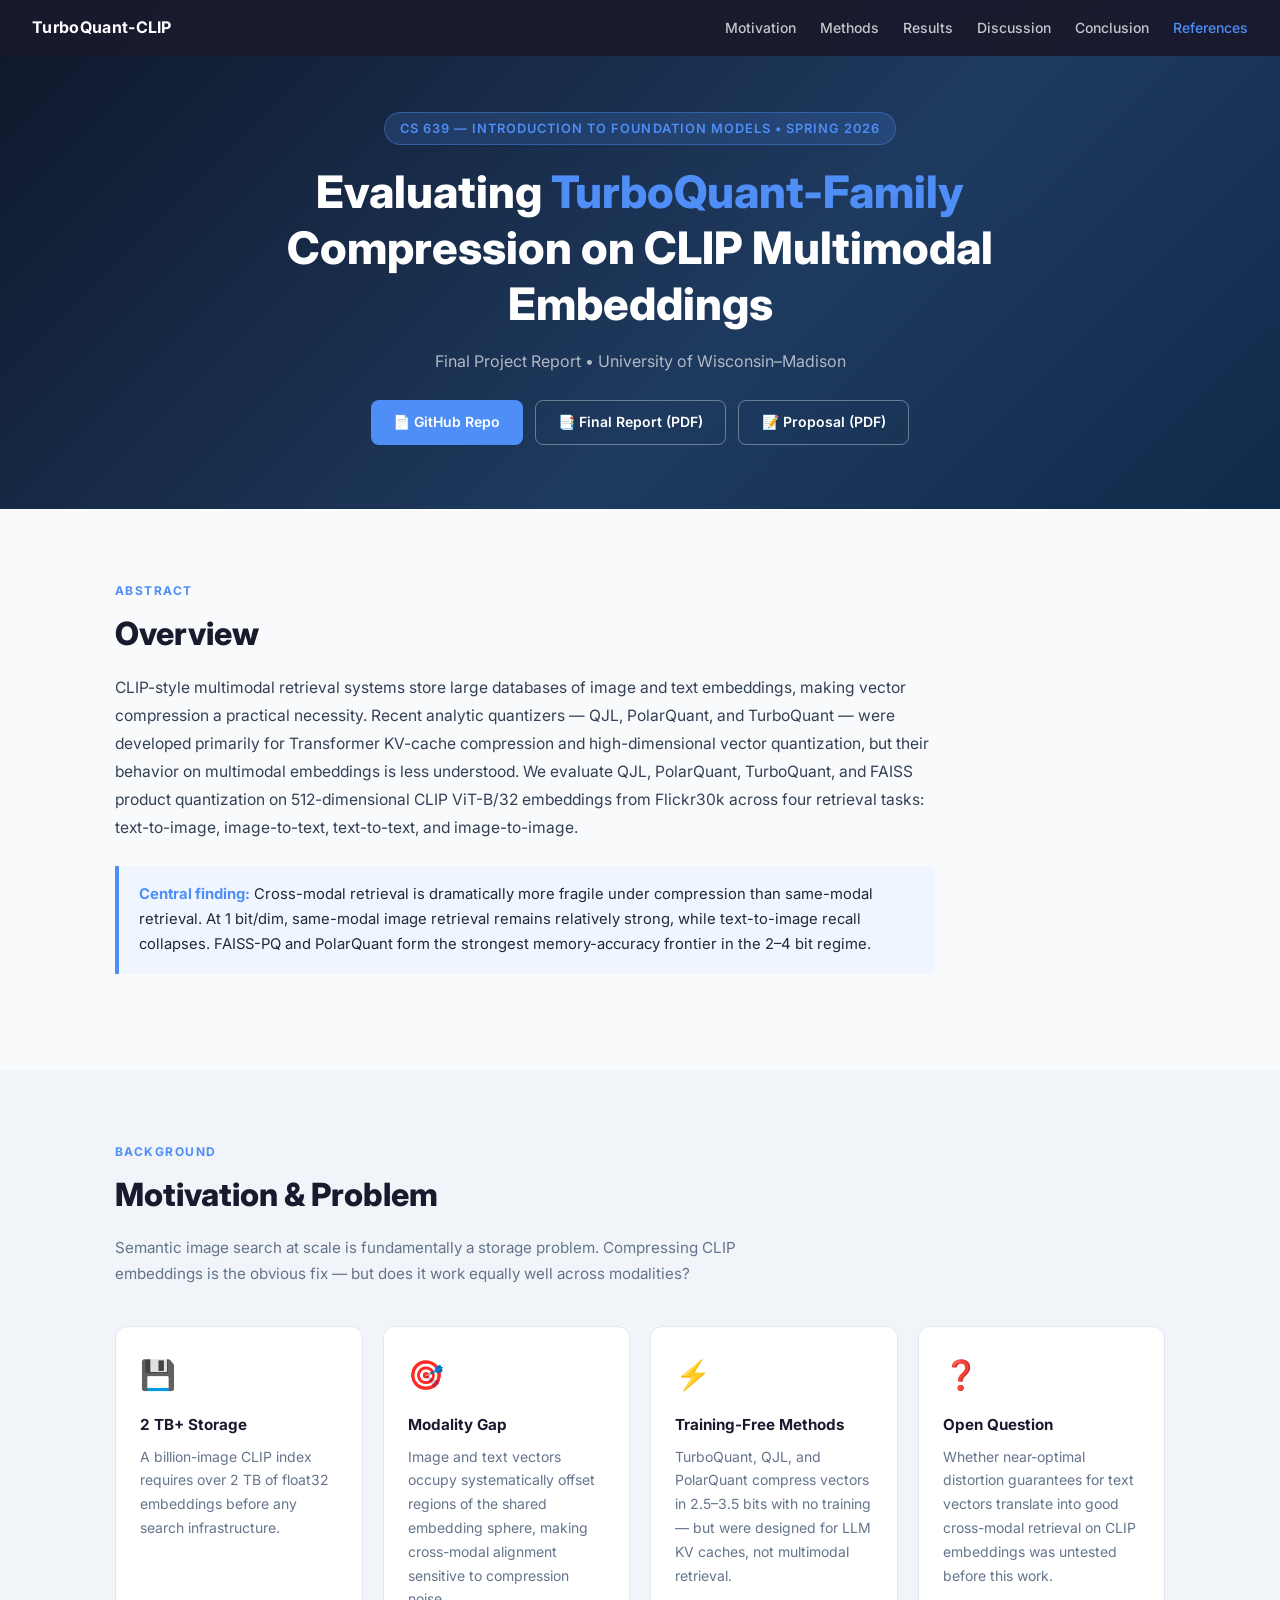
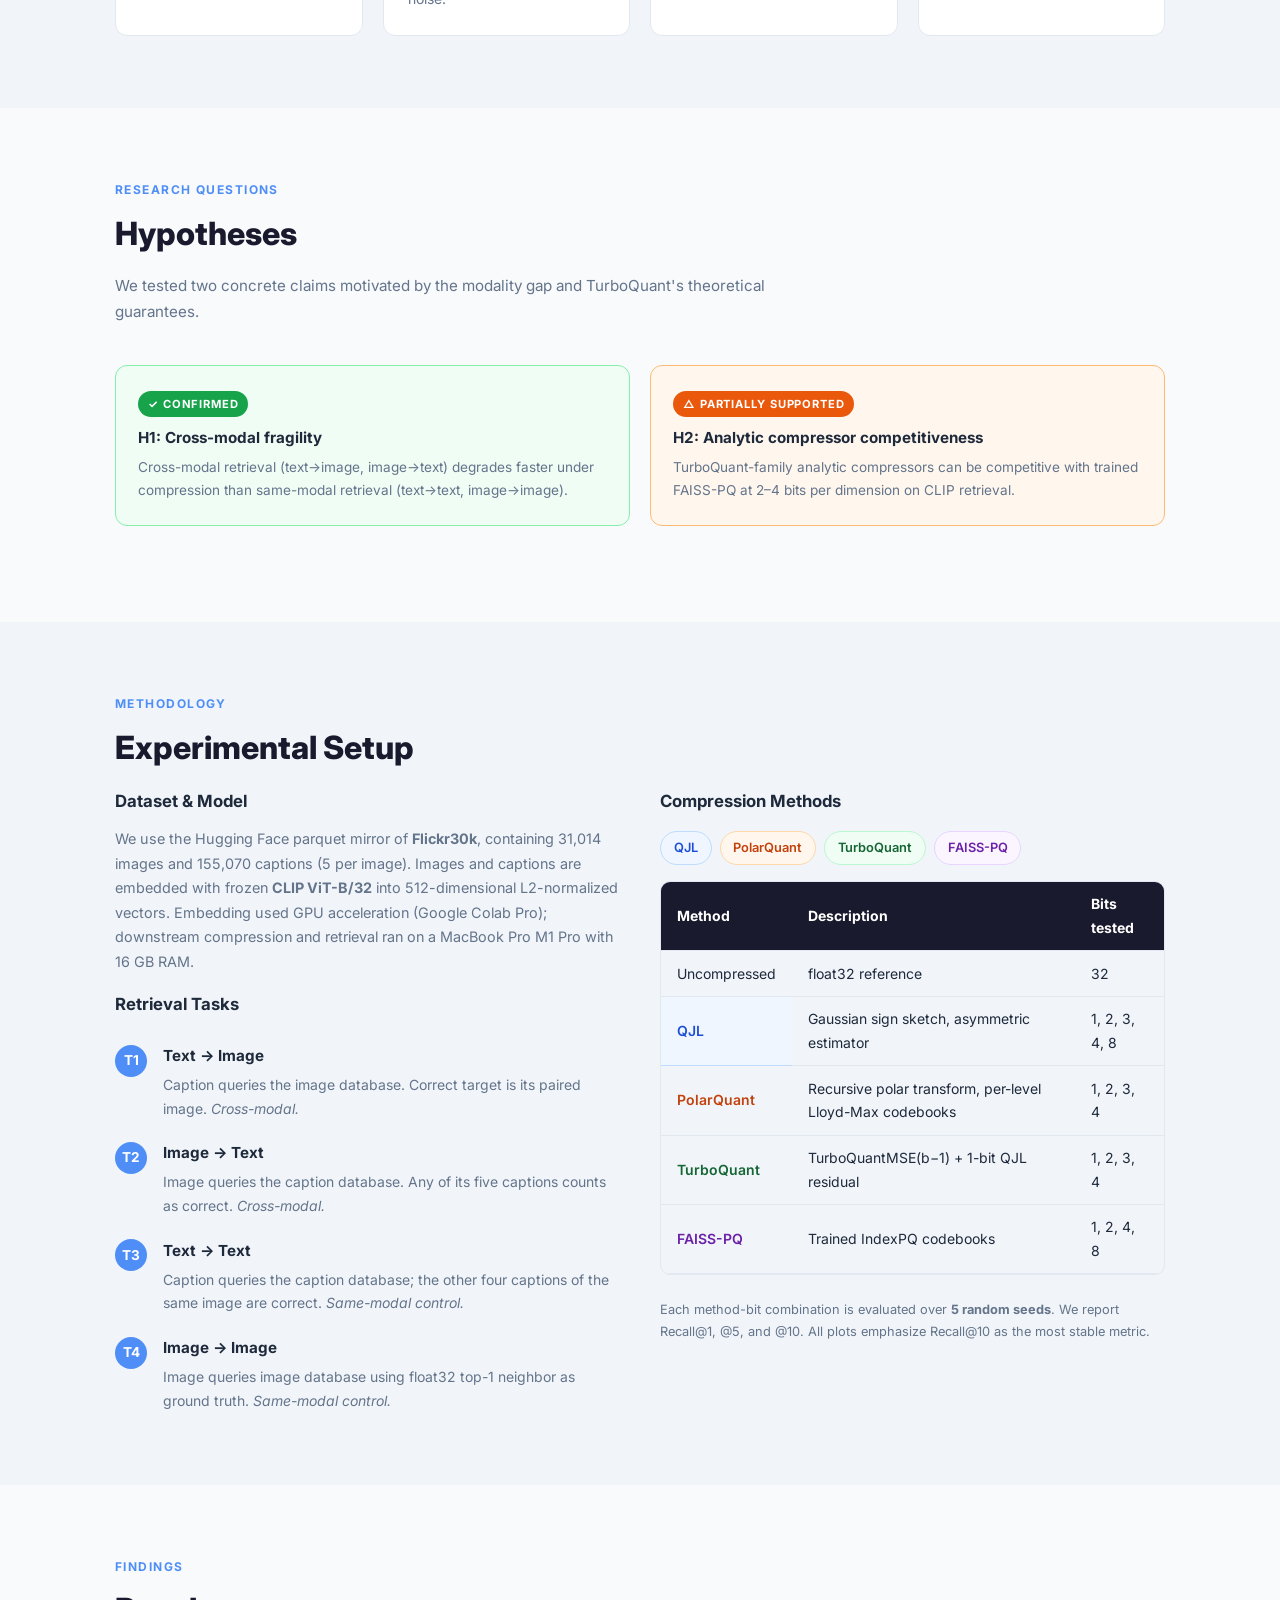
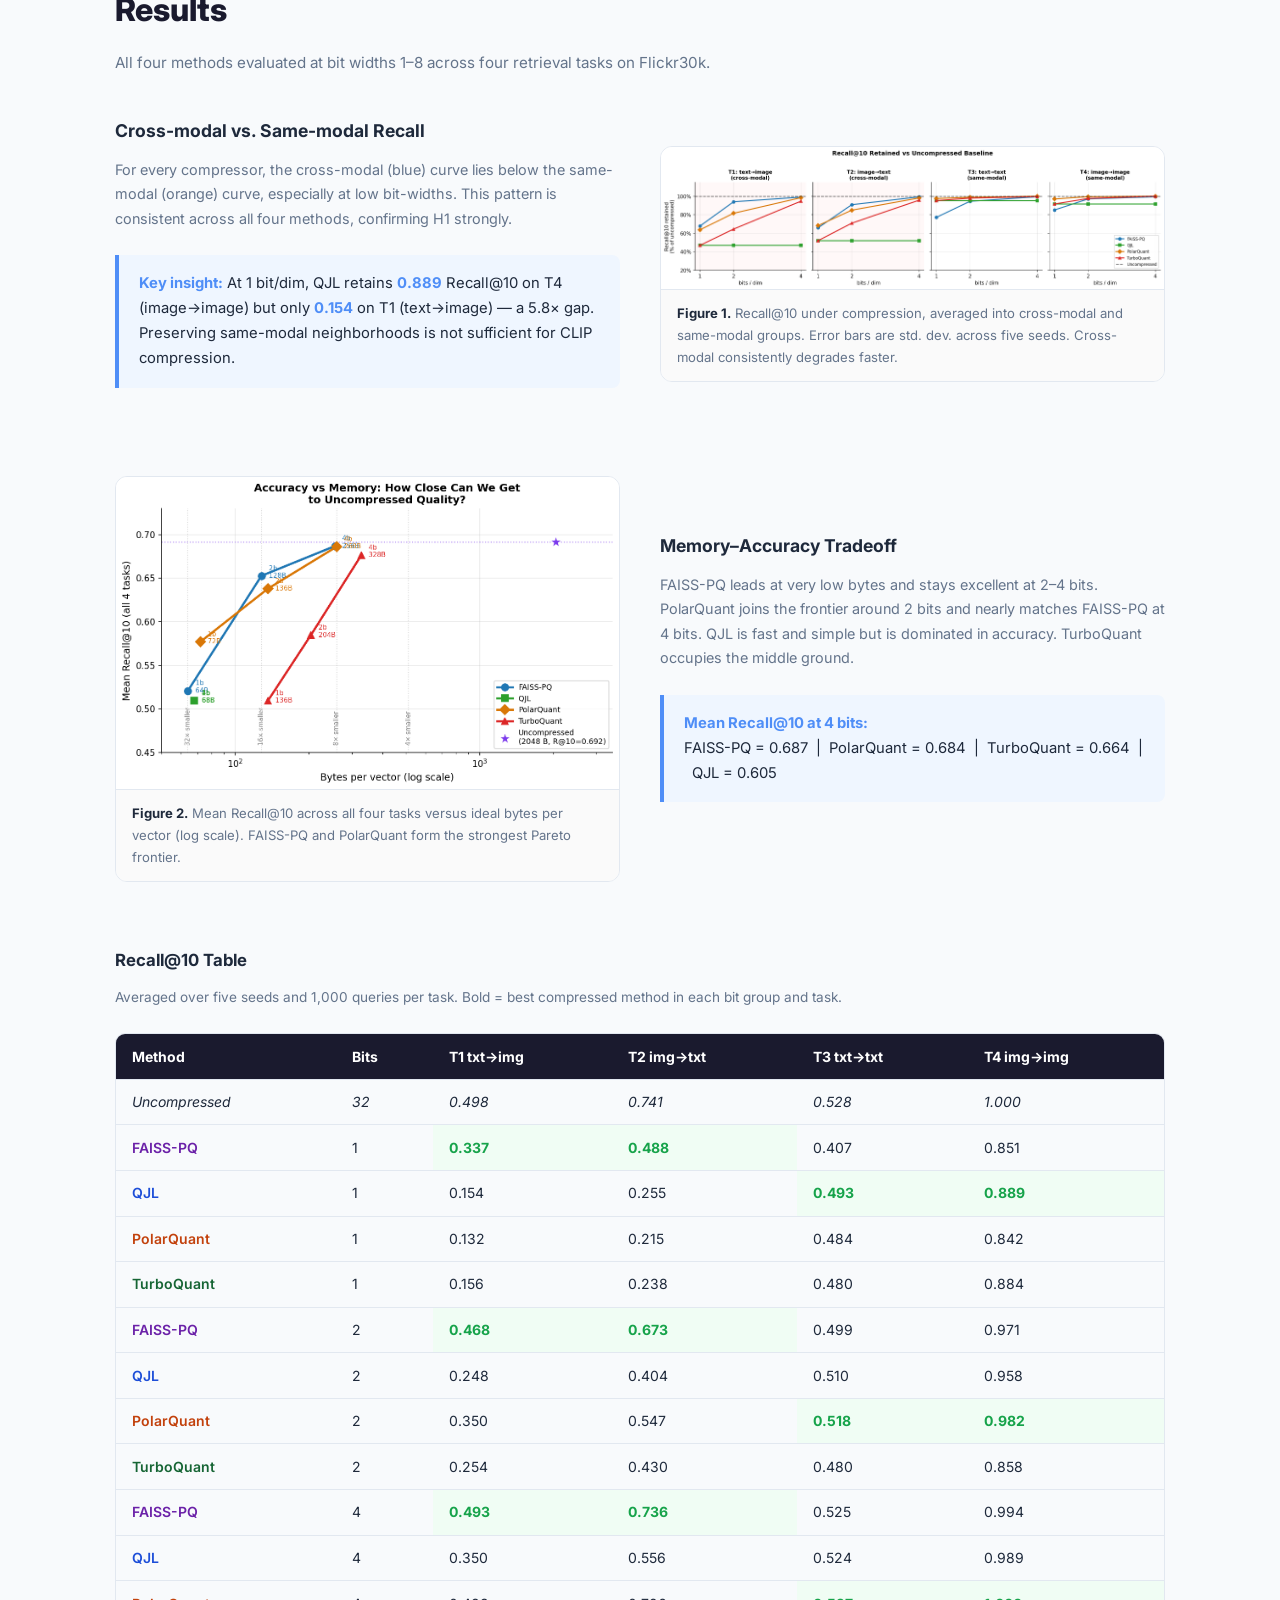
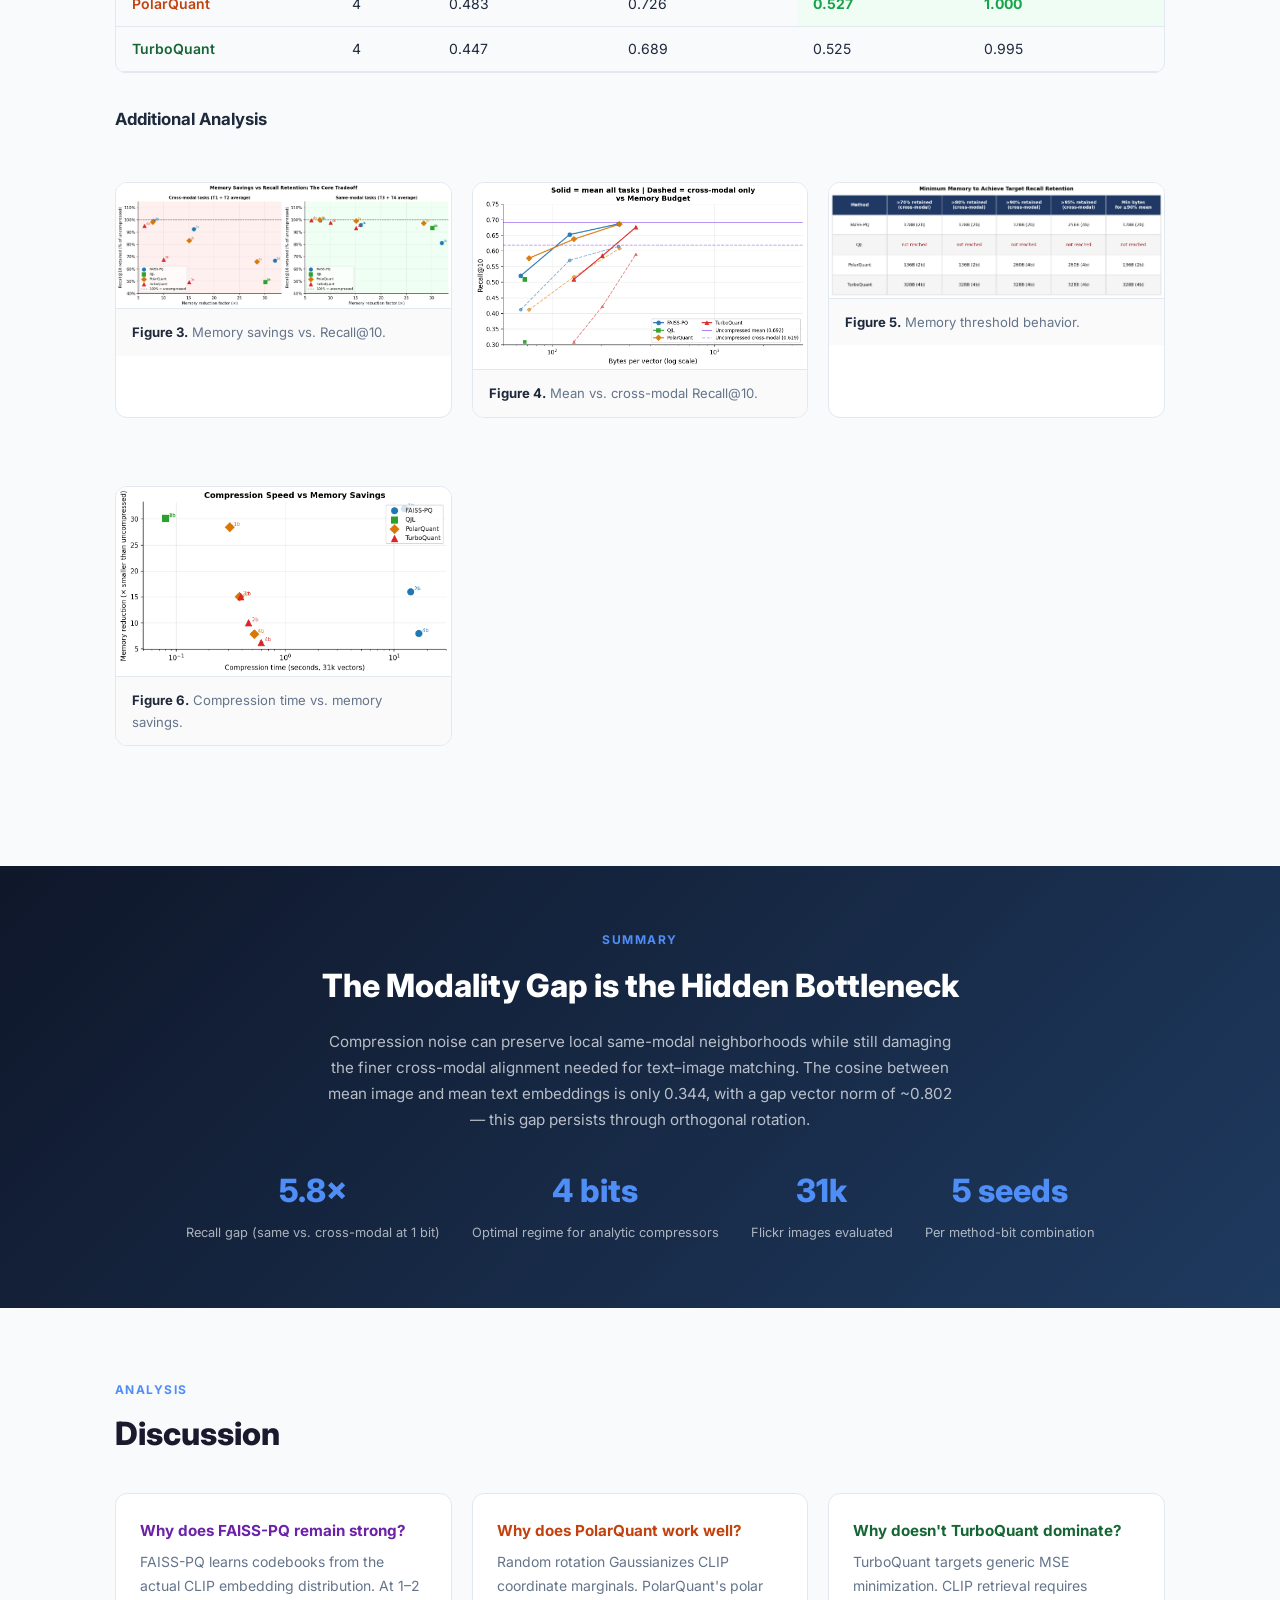
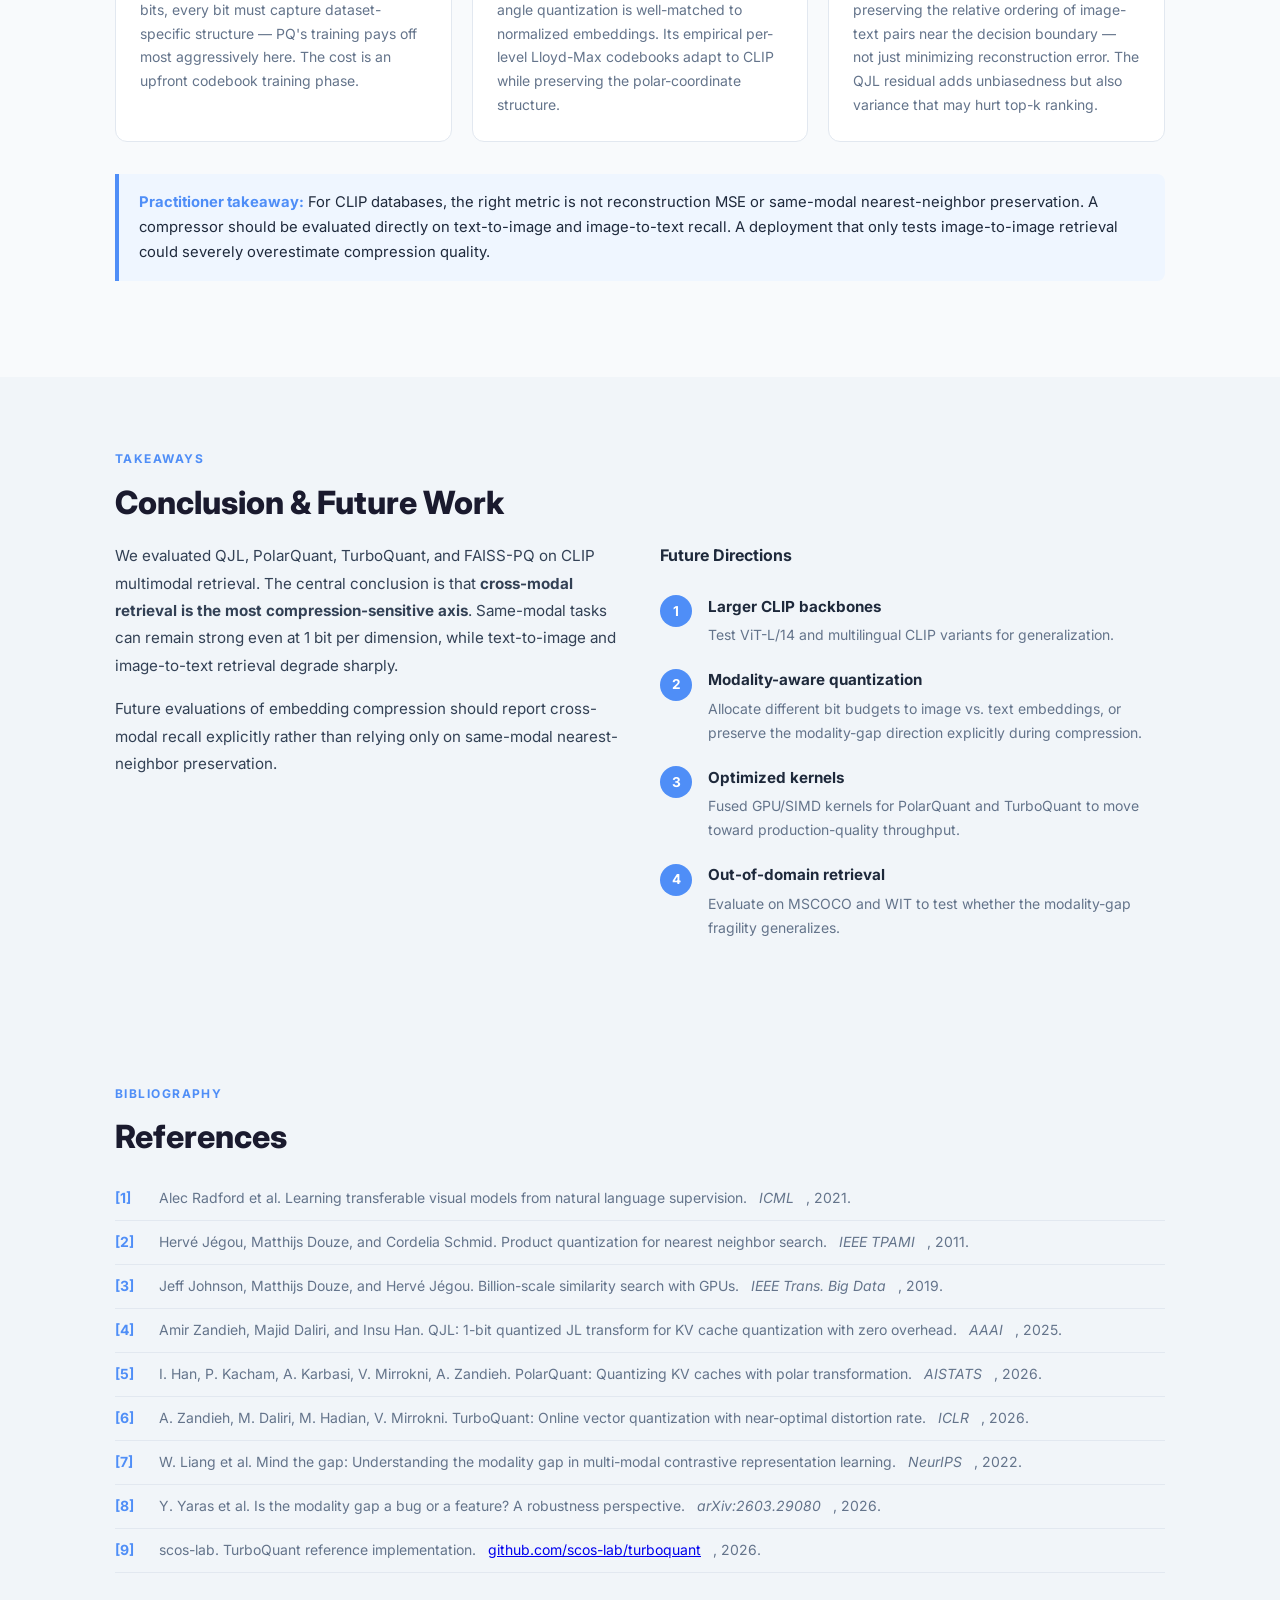
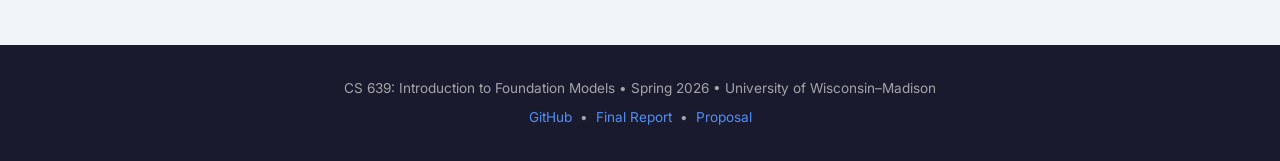
<file: deployment/index.html>
<!DOCTYPE html>
<html lang="en">
<head>
  <meta charset="UTF-8" />
  <meta name="viewport" content="width=device-width, initial-scale=1.0" />
  <title>TurboQuant-CLIP | CS 639 Spring 2026</title>
  <link rel="stylesheet" href="css/style.css" />
  <link rel="preconnect" href="https://fonts.googleapis.com" />
  <link href="https://fonts.googleapis.com/css2?family=Inter:wght@400;500;600;700;800&display=swap" rel="stylesheet" />
</head>
<body>

<!-- Navbar -->
<nav>
  <span class="brand">TurboQuant-CLIP</span>
  <ul>
    <li><a href="#motivation">Motivation</a></li>
    <li><a href="#methods">Methods</a></li>
    <li><a href="#results">Results</a></li>
    <li><a href="#discussion">Discussion</a></li>
    <li><a href="#conclusion">Conclusion</a></li>
    <li><a href="#references">References</a></li>
  </ul>
</nav>

<!-- Hero -->
<header class="hero">
  <div class="course-tag">CS 639 &mdash; Introduction to Foundation Models &bull; Spring 2026</div>
  <h1>Evaluating <span>TurboQuant-Family</span> Compression on CLIP Multimodal Embeddings</h1>
  <p class="subtitle">Final Project Report &bull; University of Wisconsin&ndash;Madison</p>
  <div class="hero-buttons">
    <a href="https://github.com/bejuzb0/tq-report" class="btn btn-primary" target="_blank">
      &#128196; GitHub Repo
    </a>
    <a href="final_report.pdf" class="btn btn-outline" target="_blank">
      &#128209; Final Report (PDF)
    </a>
    <a href="proposal.pdf" class="btn btn-outline" target="_blank">
      &#128221; Proposal (PDF)
    </a>
  </div>
</header>

<!-- Abstract -->
<section id="abstract">
  <div class="container">
    <div class="section-label">Abstract</div>
    <h2 class="section-title">Overview</h2>
    <p style="max-width:820px; font-size:0.975rem; line-height:1.8; color:#334155;">
      CLIP-style multimodal retrieval systems store large databases of image and text embeddings,
      making vector compression a practical necessity. Recent analytic quantizers — QJL, PolarQuant,
      and TurboQuant — were developed primarily for Transformer KV-cache compression and
      high-dimensional vector quantization, but their behavior on multimodal embeddings is less
      understood. We evaluate QJL, PolarQuant, TurboQuant, and FAISS product quantization on
      512-dimensional CLIP ViT-B/32 embeddings from Flickr30k across four retrieval tasks:
      text-to-image, image-to-text, text-to-text, and image-to-image.
    </p>
    <div class="finding-box" style="max-width:820px; margin-top:1.5rem;">
      <strong>Central finding:</strong> Cross-modal retrieval is dramatically more fragile under
      compression than same-modal retrieval. At 1 bit/dim, same-modal image retrieval remains
      relatively strong, while text-to-image recall collapses. FAISS-PQ and PolarQuant form the
      strongest memory-accuracy frontier in the 2&ndash;4 bit regime.
    </div>
  </div>
</section>

<!-- Motivation -->
<section id="motivation">
  <div class="container">
    <div class="section-label">Background</div>
    <h2 class="section-title">Motivation &amp; Problem</h2>
    <p class="section-desc">
      Semantic image search at scale is fundamentally a storage problem. Compressing CLIP embeddings
      is the obvious fix &mdash; but does it work equally well across modalities?
    </p>
    <div class="card-grid">
      <div class="card">
        <div class="icon">&#128190;</div>
        <h3>2 TB+ Storage</h3>
        <p>A billion-image CLIP index requires over 2 TB of float32 embeddings before any search infrastructure.</p>
      </div>
      <div class="card">
        <div class="icon">&#127919;</div>
        <h3>Modality Gap</h3>
        <p>Image and text vectors occupy systematically offset regions of the shared embedding sphere, making cross-modal alignment sensitive to compression noise.</p>
      </div>
      <div class="card">
        <div class="icon">&#9889;</div>
        <h3>Training-Free Methods</h3>
        <p>TurboQuant, QJL, and PolarQuant compress vectors in 2.5&ndash;3.5 bits with no training — but were designed for LLM KV caches, not multimodal retrieval.</p>
      </div>
      <div class="card">
        <div class="icon">&#10067;</div>
        <h3>Open Question</h3>
        <p>Whether near-optimal distortion guarantees for text vectors translate into good cross-modal retrieval on CLIP embeddings was untested before this work.</p>
      </div>
    </div>
  </div>
</section>

<!-- Hypotheses -->
<section id="hypotheses">
  <div class="container">
    <div class="section-label">Research Questions</div>
    <h2 class="section-title">Hypotheses</h2>
    <p class="section-desc">We tested two concrete claims motivated by the modality gap and TurboQuant's theoretical guarantees.</p>
    <div class="hyp-grid">
      <div class="hyp-card confirmed">
        <span class="badge">&#10003; Confirmed</span>
        <h4>H1: Cross-modal fragility</h4>
        <p>Cross-modal retrieval (text&rarr;image, image&rarr;text) degrades faster under compression than same-modal retrieval (text&rarr;text, image&rarr;image).</p>
      </div>
      <div class="hyp-card partial">
        <span class="badge">&#9651; Partially Supported</span>
        <h4>H2: Analytic compressor competitiveness</h4>
        <p>TurboQuant-family analytic compressors can be competitive with trained FAISS-PQ at 2&ndash;4 bits per dimension on CLIP retrieval.</p>
      </div>
    </div>
  </div>
</section>

<!-- Methods -->
<section id="methods">
  <div class="container">
    <div class="section-label">Methodology</div>
    <h2 class="section-title">Experimental Setup</h2>

    <div class="two-col">
      <div>
        <h3 style="margin-bottom:0.75rem; font-size:1.05rem;">Dataset &amp; Model</h3>
        <p style="font-size:0.9rem; color:var(--muted); margin-bottom:1rem;">
          We use the Hugging Face parquet mirror of <strong>Flickr30k</strong>, containing 31,014 images
          and 155,070 captions (5 per image). Images and captions are embedded with frozen
          <strong>CLIP ViT-B/32</strong> into 512-dimensional L2-normalized vectors.
          Embedding used GPU acceleration (Google Colab Pro); downstream compression and retrieval ran on a MacBook Pro M1 Pro with 16 GB RAM.
        </p>

        <h3 style="margin-bottom:0.75rem; font-size:1.05rem;">Retrieval Tasks</h3>
        <div class="steps">
          <div class="step">
            <div class="step-num">T1</div>
            <div class="step-body">
              <h4>Text &rarr; Image</h4>
              <p>Caption queries the image database. Correct target is its paired image. <em>Cross-modal.</em></p>
            </div>
          </div>
          <div class="step">
            <div class="step-num">T2</div>
            <div class="step-body">
              <h4>Image &rarr; Text</h4>
              <p>Image queries the caption database. Any of its five captions counts as correct. <em>Cross-modal.</em></p>
            </div>
          </div>
          <div class="step">
            <div class="step-num">T3</div>
            <div class="step-body">
              <h4>Text &rarr; Text</h4>
              <p>Caption queries the caption database; the other four captions of the same image are correct. <em>Same-modal control.</em></p>
            </div>
          </div>
          <div class="step">
            <div class="step-num">T4</div>
            <div class="step-body">
              <h4>Image &rarr; Image</h4>
              <p>Image queries image database using float32 top-1 neighbor as ground truth. <em>Same-modal control.</em></p>
            </div>
          </div>
        </div>
      </div>

      <div>
        <h3 style="margin-bottom:0.75rem; font-size:1.05rem;">Compression Methods</h3>
        <div class="method-pills">
          <span class="pill pill-blue">QJL</span>
          <span class="pill pill-orange">PolarQuant</span>
          <span class="pill pill-green">TurboQuant</span>
          <span class="pill pill-purple">FAISS-PQ</span>
        </div>
        <div class="table-wrap" style="margin-top:1rem;">
          <table>
            <thead>
              <tr><th>Method</th><th>Description</th><th>Bits tested</th></tr>
            </thead>
            <tbody>
              <tr><td>Uncompressed</td><td>float32 reference</td><td>32</td></tr>
              <tr><td class="pill-blue" style="font-weight:600;">QJL</td><td>Gaussian sign sketch, asymmetric estimator</td><td>1, 2, 3, 4, 8</td></tr>
              <tr><td style="font-weight:600; color:#c2410c;">PolarQuant</td><td>Recursive polar transform, per-level Lloyd-Max codebooks</td><td>1, 2, 3, 4</td></tr>
              <tr><td style="font-weight:600; color:#166534;">TurboQuant</td><td>TurboQuantMSE(b&minus;1) + 1-bit QJL residual</td><td>1, 2, 3, 4</td></tr>
              <tr><td style="font-weight:600; color:#6b21a8;">FAISS-PQ</td><td>Trained IndexPQ codebooks</td><td>1, 2, 4, 8</td></tr>
            </tbody>
          </table>
        </div>
        <p style="font-size:0.8rem; color:var(--muted); margin-top:0.5rem;">
          Each method-bit combination is evaluated over <strong>5 random seeds</strong>. We report
          Recall@1, @5, and @10. All plots emphasize Recall@10 as the most stable metric.
        </p>
      </div>
    </div>
  </div>
</section>

<!-- Results -->
<section id="results">
  <div class="container">
    <div class="section-label">Findings</div>
    <h2 class="section-title">Results</h2>
    <p class="section-desc">All four methods evaluated at bit widths 1&ndash;8 across four retrieval tasks on Flickr30k.</p>

    <!-- Fig 1 -->
    <div class="two-col" style="align-items:center; margin-bottom:2.5rem;">
      <div>
        <h3 style="font-size:1.1rem; margin-bottom:0.75rem;">Cross-modal vs. Same-modal Recall</h3>
        <p style="font-size:0.9rem; color:var(--muted); margin-bottom:1rem;">
          For every compressor, the cross-modal (blue) curve lies below the same-modal (orange) curve,
          especially at low bit-widths. This pattern is consistent across all four methods,
          confirming H1 strongly.
        </p>
        <div class="finding-box">
          <strong>Key insight:</strong> At 1 bit/dim, QJL retains <strong>0.889</strong> Recall@10
          on T4 (image&rarr;image) but only <strong>0.154</strong> on T1 (text&rarr;image) &mdash;
          a 5.8&times; gap. Preserving same-modal neighborhoods is not sufficient for CLIP compression.
        </div>
      </div>
      <div class="fig-wrap">
        <img src="figs/fig1_retention_all_tasks.png" alt="Cross-modal vs same-modal recall under compression for all methods" />
        <div class="fig-caption">
          <strong>Figure 1.</strong> Recall@10 under compression, averaged into cross-modal and
          same-modal groups. Error bars are std. dev. across five seeds. Cross-modal consistently
          degrades faster.
        </div>
      </div>
    </div>

    <!-- Fig 2 -->
    <div class="two-col" style="align-items:center; margin-bottom:2.5rem;">
      <div class="fig-wrap">
        <img src="figs/fig2_accuracy_vs_memory.png" alt="Accuracy vs memory tradeoff plot" />
        <div class="fig-caption">
          <strong>Figure 2.</strong> Mean Recall@10 across all four tasks versus ideal bytes per vector
          (log scale). FAISS-PQ and PolarQuant form the strongest Pareto frontier.
        </div>
      </div>
      <div>
        <h3 style="font-size:1.1rem; margin-bottom:0.75rem;">Memory&ndash;Accuracy Tradeoff</h3>
        <p style="font-size:0.9rem; color:var(--muted); margin-bottom:1rem;">
          FAISS-PQ leads at very low bytes and stays excellent at 2&ndash;4 bits. PolarQuant joins
          the frontier around 2 bits and nearly matches FAISS-PQ at 4 bits. QJL is fast and simple
          but is dominated in accuracy. TurboQuant occupies the middle ground.
        </p>
        <div class="finding-box">
          <strong>Mean Recall@10 at 4 bits:</strong><br/>
          FAISS-PQ = 0.687 &nbsp;|&nbsp; PolarQuant = 0.684 &nbsp;|&nbsp;
          TurboQuant = 0.664 &nbsp;|&nbsp; QJL = 0.605
        </div>
      </div>
    </div>

    <!-- Full results table -->
    <h3 style="font-size:1.05rem; margin-bottom:0.75rem;">Recall@10 Table</h3>
    <p style="font-size:0.85rem; color:var(--muted); margin-bottom:0.75rem;">Averaged over five seeds and 1,000 queries per task. Bold = best compressed method in each bit group and task.</p>
    <div class="table-wrap">
      <table>
        <thead>
          <tr>
            <th>Method</th><th>Bits</th>
            <th>T1 txt&rarr;img</th><th>T2 img&rarr;txt</th>
            <th>T3 txt&rarr;txt</th><th>T4 img&rarr;img</th>
          </tr>
        </thead>
        <tbody>
          <tr style="background:#f8fafc; font-style:italic;">
            <td>Uncompressed</td><td>32</td>
            <td>0.498</td><td>0.741</td><td>0.528</td><td>1.000</td>
          </tr>
          <tr><td style="color:#6b21a8; font-weight:600;">FAISS-PQ</td><td>1</td><td class="best">0.337</td><td class="best">0.488</td><td>0.407</td><td>0.851</td></tr>
          <tr><td style="color:#1d4ed8; font-weight:600;">QJL</td><td>1</td><td>0.154</td><td>0.255</td><td class="best">0.493</td><td class="best">0.889</td></tr>
          <tr><td style="color:#c2410c; font-weight:600;">PolarQuant</td><td>1</td><td>0.132</td><td>0.215</td><td>0.484</td><td>0.842</td></tr>
          <tr><td style="color:#166534; font-weight:600;">TurboQuant</td><td>1</td><td>0.156</td><td>0.238</td><td>0.480</td><td>0.884</td></tr>

          <tr><td style="color:#6b21a8; font-weight:600;">FAISS-PQ</td><td>2</td><td class="best">0.468</td><td class="best">0.673</td><td>0.499</td><td>0.971</td></tr>
          <tr><td style="color:#1d4ed8; font-weight:600;">QJL</td><td>2</td><td>0.248</td><td>0.404</td><td>0.510</td><td>0.958</td></tr>
          <tr><td style="color:#c2410c; font-weight:600;">PolarQuant</td><td>2</td><td>0.350</td><td>0.547</td><td class="best">0.518</td><td class="best">0.982</td></tr>
          <tr><td style="color:#166534; font-weight:600;">TurboQuant</td><td>2</td><td>0.254</td><td>0.430</td><td>0.480</td><td>0.858</td></tr>

          <tr><td style="color:#6b21a8; font-weight:600;">FAISS-PQ</td><td>4</td><td class="best">0.493</td><td class="best">0.736</td><td>0.525</td><td>0.994</td></tr>
          <tr><td style="color:#1d4ed8; font-weight:600;">QJL</td><td>4</td><td>0.350</td><td>0.556</td><td>0.524</td><td>0.989</td></tr>
          <tr><td style="color:#c2410c; font-weight:600;">PolarQuant</td><td>4</td><td>0.483</td><td>0.726</td><td class="best">0.527</td><td class="best">1.000</td></tr>
          <tr><td style="color:#166534; font-weight:600;">TurboQuant</td><td>4</td><td>0.447</td><td>0.689</td><td>0.525</td><td>0.995</td></tr>
        </tbody>
      </table>
    </div>

    <!-- Figs 3-6 grid -->
    <h3 style="font-size:1.05rem; margin: 2rem 0 0.75rem;">Additional Analysis</h3>
    <div class="fig-grid">
      <div class="fig-wrap">
        <img src="figs/fig3_savings_vs_recall.png" alt="Memory savings vs recall" />
        <div class="fig-caption"><strong>Figure 3.</strong> Memory savings vs. Recall@10.</div>
      </div>
      <div class="fig-wrap">
        <img src="figs/fig4_mean_vs_crossmodal.png" alt="Mean vs cross-modal recall" />
        <div class="fig-caption"><strong>Figure 4.</strong> Mean vs. cross-modal Recall@10.</div>
      </div>
      <div class="fig-wrap">
        <img src="figs/fig5_memory_threshold.png" alt="Memory threshold analysis" />
        <div class="fig-caption"><strong>Figure 5.</strong> Memory threshold behavior.</div>
      </div>
      <div class="fig-wrap">
        <img src="figs/fig6_comptime_vs_savings.png" alt="Compression time vs memory savings" />
        <div class="fig-caption"><strong>Figure 6.</strong> Compression time vs. memory savings.</div>
      </div>
    </div>
  </div>
</section>

<!-- Key Callout -->
<div style="background: linear-gradient(135deg,#0f172a,#1e3a5f); padding: 4rem 1.5rem;">
  <div class="container">
    <div style="text-align:center; color:#fff;">
      <div style="font-size:0.75rem; font-weight:700; letter-spacing:0.12em; text-transform:uppercase; color:var(--accent); margin-bottom:0.5rem;">Summary</div>
      <h2 style="font-size:clamp(1.4rem,3vw,2rem); font-weight:800; margin-bottom:1rem;">The Modality Gap is the Hidden Bottleneck</h2>
      <p style="color:rgba(255,255,255,0.7); max-width:640px; margin:0 auto 2rem; font-size:0.95rem;">
        Compression noise can preserve local same-modal neighborhoods while still damaging the
        finer cross-modal alignment needed for text&ndash;image matching. The cosine between
        mean image and mean text embeddings is only 0.344, with a gap vector norm of ~0.802 &mdash;
        this gap persists through orthogonal rotation.
      </p>
      <div class="stat-row">
        <div class="stat">
          <div class="num">5.8&times;</div>
          <div class="label">Recall gap (same vs. cross-modal at 1 bit)</div>
        </div>
        <div class="stat">
          <div class="num">4 bits</div>
          <div class="label">Optimal regime for analytic compressors</div>
        </div>
        <div class="stat">
          <div class="num">31k</div>
          <div class="label">Flickr images evaluated</div>
        </div>
        <div class="stat">
          <div class="num">5 seeds</div>
          <div class="label">Per method-bit combination</div>
        </div>
      </div>
    </div>
  </div>
</div>

<!-- Discussion -->
<section id="discussion">
  <div class="container">
    <div class="section-label">Analysis</div>
    <h2 class="section-title">Discussion</h2>

    <div class="card-grid" style="grid-template-columns: repeat(auto-fit, minmax(280px, 1fr));">
      <div class="card">
        <h3 style="color:#6b21a8;">Why does FAISS-PQ remain strong?</h3>
        <p>FAISS-PQ learns codebooks from the actual CLIP embedding distribution. At 1&ndash;2 bits,
        every bit must capture dataset-specific structure &mdash; PQ's training pays off most
        aggressively here. The cost is an upfront codebook training phase.</p>
      </div>
      <div class="card">
        <h3 style="color:#c2410c;">Why does PolarQuant work well?</h3>
        <p>Random rotation Gaussianizes CLIP coordinate marginals. PolarQuant's polar angle
        quantization is well-matched to normalized embeddings. Its empirical per-level Lloyd-Max
        codebooks adapt to CLIP while preserving the polar-coordinate structure.</p>
      </div>
      <div class="card">
        <h3 style="color:#166534;">Why doesn't TurboQuant dominate?</h3>
        <p>TurboQuant targets generic MSE minimization. CLIP retrieval requires preserving the
        relative ordering of image-text pairs near the decision boundary &mdash; not just minimizing
        reconstruction error. The QJL residual adds unbiasedness but also variance that may hurt top-k ranking.</p>
      </div>
    </div>

    <div class="finding-box" style="margin-top:2rem;">
      <strong>Practitioner takeaway:</strong> For CLIP databases, the right metric is not reconstruction
      MSE or same-modal nearest-neighbor preservation. A compressor should be evaluated directly on
      text-to-image and image-to-text recall. A deployment that only tests image-to-image retrieval
      could severely overestimate compression quality.
    </div>
  </div>
</section>

<!-- Conclusion -->
<section id="conclusion">
  <div class="container">
    <div class="section-label">Takeaways</div>
    <h2 class="section-title">Conclusion &amp; Future Work</h2>
    <div class="two-col">
      <div>
        <p style="font-size:0.95rem; color:#334155; line-height:1.8; margin-bottom:1rem;">
          We evaluated QJL, PolarQuant, TurboQuant, and FAISS-PQ on CLIP multimodal retrieval.
          The central conclusion is that <strong>cross-modal retrieval is the most
          compression-sensitive axis</strong>. Same-modal tasks can remain strong even at 1 bit per
          dimension, while text-to-image and image-to-text retrieval degrade sharply.
        </p>
        <p style="font-size:0.95rem; color:#334155; line-height:1.8;">
          Future evaluations of embedding compression should report cross-modal recall explicitly
          rather than relying only on same-modal nearest-neighbor preservation.
        </p>
      </div>
      <div>
        <h3 style="font-size:1rem; margin-bottom:0.75rem;">Future Directions</h3>
        <div class="steps">
          <div class="step">
            <div class="step-num">1</div>
            <div class="step-body">
              <h4>Larger CLIP backbones</h4>
              <p>Test ViT-L/14 and multilingual CLIP variants for generalization.</p>
            </div>
          </div>
          <div class="step">
            <div class="step-num">2</div>
            <div class="step-body">
              <h4>Modality-aware quantization</h4>
              <p>Allocate different bit budgets to image vs. text embeddings, or preserve the modality-gap direction explicitly during compression.</p>
            </div>
          </div>
          <div class="step">
            <div class="step-num">3</div>
            <div class="step-body">
              <h4>Optimized kernels</h4>
              <p>Fused GPU/SIMD kernels for PolarQuant and TurboQuant to move toward production-quality throughput.</p>
            </div>
          </div>
          <div class="step">
            <div class="step-num">4</div>
            <div class="step-body">
              <h4>Out-of-domain retrieval</h4>
              <p>Evaluate on MSCOCO and WIT to test whether the modality-gap fragility generalizes.</p>
            </div>
          </div>
        </div>
      </div>
    </div>
  </div>
</section>

<!-- References -->
<section id="references" style="background:#f1f5f9;">
  <div class="container">
    <div class="section-label">Bibliography</div>
    <h2 class="section-title">References</h2>
    <ol class="ref-list">
      <li>Alec Radford et al. Learning transferable visual models from natural language supervision. <em>ICML</em>, 2021.</li>
      <li>Hervé Jégou, Matthijs Douze, and Cordelia Schmid. Product quantization for nearest neighbor search. <em>IEEE TPAMI</em>, 2011.</li>
      <li>Jeff Johnson, Matthijs Douze, and Hervé Jégou. Billion-scale similarity search with GPUs. <em>IEEE Trans. Big Data</em>, 2019.</li>
      <li>Amir Zandieh, Majid Daliri, and Insu Han. QJL: 1-bit quantized JL transform for KV cache quantization with zero overhead. <em>AAAI</em>, 2025.</li>
      <li>I. Han, P. Kacham, A. Karbasi, V. Mirrokni, A. Zandieh. PolarQuant: Quantizing KV caches with polar transformation. <em>AISTATS</em>, 2026.</li>
      <li>A. Zandieh, M. Daliri, M. Hadian, V. Mirrokni. TurboQuant: Online vector quantization with near-optimal distortion rate. <em>ICLR</em>, 2026.</li>
      <li>W. Liang et al. Mind the gap: Understanding the modality gap in multi-modal contrastive representation learning. <em>NeurIPS</em>, 2022.</li>
      <li>Y. Yaras et al. Is the modality gap a bug or a feature? A robustness perspective. <em>arXiv:2603.29080</em>, 2026.</li>
      <li>scos-lab. TurboQuant reference implementation. <a href="https://github.com/scos-lab/turboquant" target="_blank">github.com/scos-lab/turboquant</a>, 2026.</li>
    </ol>
  </div>
</section>

<!-- Footer -->
<footer>
  <p>
    CS 639: Introduction to Foundation Models &bull; Spring 2026 &bull; University of Wisconsin&ndash;Madison
  </p>
  <p style="margin-top:0.4rem;">
    <a href="https://github.com/bejuzb0/tq-report" target="_blank">GitHub</a>
    &nbsp;&bull;&nbsp;
    <a href="final_report.pdf" target="_blank">Final Report</a>
    &nbsp;&bull;&nbsp;
    <a href="../proposal.pdf" target="_blank">Proposal</a>
  </p>
</footer>

<script src="js/main.js"></script>
</body>
</html>
</file>
<file: deployment/css/style.css>
:root {
  --primary: #1a1a2e;
  --accent: #4f8ef7;
  --accent2: #f97316;
  --bg: #f8fafc;
  --card-bg: #ffffff;
  --text: #1e293b;
  --muted: #64748b;
  --border: #e2e8f0;
  --highlight: #eff6ff;
}

* { box-sizing: border-box; margin: 0; padding: 0; }

body {
  font-family: 'Inter', 'Segoe UI', sans-serif;
  background: var(--bg);
  color: var(--text);
  line-height: 1.7;
}

/* Navbar */
nav {
  position: fixed;
  top: 0; left: 0; right: 0;
  z-index: 100;
  background: rgba(26,26,46,0.97);
  backdrop-filter: blur(8px);
  display: flex;
  align-items: center;
  justify-content: space-between;
  padding: 0 2rem;
  height: 56px;
}

nav .brand {
  color: #fff;
  font-weight: 700;
  font-size: 1rem;
  letter-spacing: 0.02em;
}

nav ul {
  list-style: none;
  display: flex;
  gap: 1.5rem;
}

nav ul a {
  color: rgba(255,255,255,0.75);
  text-decoration: none;
  font-size: 0.875rem;
  font-weight: 500;
  transition: color 0.2s;
}

nav ul a:hover { color: var(--accent); }

/* Hero */
.hero {
  background: linear-gradient(135deg, #0f172a 0%, #1e3a5f 60%, #0f2a4a 100%);
  color: #fff;
  padding: 7rem 2rem 4rem;
  text-align: center;
}

.hero .course-tag {
  display: inline-block;
  background: rgba(79,142,247,0.18);
  border: 1px solid rgba(79,142,247,0.4);
  color: var(--accent);
  font-size: 0.8rem;
  font-weight: 600;
  letter-spacing: 0.08em;
  text-transform: uppercase;
  padding: 0.3rem 0.9rem;
  border-radius: 999px;
  margin-bottom: 1.2rem;
}

.hero h1 {
  font-size: clamp(1.8rem, 4vw, 2.8rem);
  font-weight: 800;
  line-height: 1.25;
  max-width: 900px;
  margin: 0 auto 1rem;
}

.hero h1 span { color: var(--accent); }

.hero .subtitle {
  font-size: 1rem;
  color: rgba(255,255,255,0.65);
  margin-bottom: 1.5rem;
}

.authors {
  display: flex;
  flex-wrap: wrap;
  justify-content: center;
  gap: 0.5rem 1.2rem;
  margin-bottom: 2rem;
}

.authors span {
  font-size: 0.875rem;
  color: rgba(255,255,255,0.8);
  background: rgba(255,255,255,0.07);
  padding: 0.25rem 0.75rem;
  border-radius: 999px;
}

.hero-buttons {
  display: flex;
  justify-content: center;
  flex-wrap: wrap;
  gap: 0.75rem;
}

.btn {
  display: inline-flex;
  align-items: center;
  gap: 0.4rem;
  padding: 0.6rem 1.4rem;
  border-radius: 8px;
  font-size: 0.875rem;
  font-weight: 600;
  text-decoration: none;
  transition: all 0.2s;
  cursor: pointer;
}

.btn-primary {
  background: var(--accent);
  color: #fff;
  border: none;
}
.btn-primary:hover { background: #3a7be0; }

.btn-outline {
  background: transparent;
  color: #fff;
  border: 1.5px solid rgba(255,255,255,0.35);
}
.btn-outline:hover { border-color: var(--accent); color: var(--accent); }

/* Sections */
section {
  padding: 4.5rem 1.5rem;
}

section:nth-child(even) { background: #f1f5f9; }

.container {
  max-width: 1050px;
  margin: 0 auto;
}

.section-label {
  font-size: 0.75rem;
  font-weight: 700;
  letter-spacing: 0.12em;
  text-transform: uppercase;
  color: var(--accent);
  margin-bottom: 0.4rem;
}

h2.section-title {
  font-size: clamp(1.5rem, 3vw, 2rem);
  font-weight: 800;
  margin-bottom: 0.75rem;
  color: var(--primary);
}

.section-desc {
  color: var(--muted);
  font-size: 0.95rem;
  max-width: 680px;
  margin-bottom: 2.5rem;
}

/* Cards */
.card-grid {
  display: grid;
  grid-template-columns: repeat(auto-fit, minmax(220px, 1fr));
  gap: 1.25rem;
  margin-top: 2rem;
}

.card {
  background: var(--card-bg);
  border: 1px solid var(--border);
  border-radius: 12px;
  padding: 1.5rem;
  transition: box-shadow 0.2s;
}
.card:hover { box-shadow: 0 4px 20px rgba(0,0,0,0.08); }

.card .icon {
  font-size: 1.8rem;
  margin-bottom: 0.75rem;
}

.card h3 {
  font-size: 0.95rem;
  font-weight: 700;
  margin-bottom: 0.4rem;
  color: var(--primary);
}

.card p { font-size: 0.875rem; color: var(--muted); }

/* Two-col layout */
.two-col {
  display: grid;
  grid-template-columns: 1fr 1fr;
  gap: 2.5rem;
  align-items: start;
}

@media (max-width: 700px) {
  .two-col { grid-template-columns: 1fr; }
  nav ul { display: none; }
}

/* Finding box */
.finding-box {
  background: var(--highlight);
  border-left: 4px solid var(--accent);
  border-radius: 0 8px 8px 0;
  padding: 1rem 1.25rem;
  margin: 1.5rem 0;
  font-size: 0.925rem;
}

.finding-box strong { color: var(--accent); }

/* Key result callout */
.callout {
  background: linear-gradient(135deg, #1e3a5f, #0f2a4a);
  color: #fff;
  border-radius: 16px;
  padding: 2.5rem;
  text-align: center;
  margin: 2rem 0;
}

.callout h3 { font-size: 1.3rem; margin-bottom: 0.75rem; }
.callout p { color: rgba(255,255,255,0.75); font-size: 0.95rem; }

.stat-row {
  display: flex;
  flex-wrap: wrap;
  justify-content: center;
  gap: 2rem;
  margin-top: 1.75rem;
}

.stat { text-align: center; }
.stat .num { font-size: 2rem; font-weight: 800; color: var(--accent); }
.stat .label { font-size: 0.8rem; color: rgba(255,255,255,0.65); margin-top: 0.2rem; }

/* Figure */
.fig-wrap {
  background: var(--card-bg);
  border: 1px solid var(--border);
  border-radius: 12px;
  overflow: hidden;
  margin: 1.5rem 0;
}

.fig-wrap img {
  width: 100%;
  display: block;
}

.fig-caption {
  padding: 0.75rem 1rem;
  font-size: 0.82rem;
  color: var(--muted);
  border-top: 1px solid var(--border);
  background: #fafafa;
}

.fig-caption strong { color: var(--text); }

/* Figure grid */
.fig-grid {
  display: grid;
  grid-template-columns: repeat(auto-fit, minmax(280px, 1fr));
  gap: 1.25rem;
  margin: 1.5rem 0;
}

/* Table */
.table-wrap {
  overflow-x: auto;
  border-radius: 10px;
  border: 1px solid var(--border);
  margin: 1.5rem 0;
}

table {
  width: 100%;
  border-collapse: collapse;
  font-size: 0.875rem;
}

thead tr {
  background: var(--primary);
  color: #fff;
}

th, td {
  padding: 0.65rem 1rem;
  text-align: left;
  border-bottom: 1px solid var(--border);
}

tbody tr:hover { background: var(--highlight); }

td.bold { font-weight: 700; color: var(--primary); }
td.best { font-weight: 700; color: #16a34a; background: #f0fdf4; }

/* Steps */
.steps { display: flex; flex-direction: column; gap: 1.25rem; margin-top: 1.5rem; }

.step {
  display: flex;
  gap: 1rem;
  align-items: flex-start;
}

.step-num {
  flex-shrink: 0;
  width: 2rem;
  height: 2rem;
  background: var(--accent);
  color: #fff;
  border-radius: 50%;
  display: flex;
  align-items: center;
  justify-content: center;
  font-size: 0.85rem;
  font-weight: 700;
  margin-top: 0.1rem;
}

.step-body h4 { font-size: 0.95rem; font-weight: 700; margin-bottom: 0.25rem; }
.step-body p { font-size: 0.875rem; color: var(--muted); }

/* Method pills */
.method-pills {
  display: flex;
  flex-wrap: wrap;
  gap: 0.5rem;
  margin: 1rem 0;
}

.pill {
  font-size: 0.8rem;
  font-weight: 600;
  padding: 0.3rem 0.8rem;
  border-radius: 999px;
  border: 1.5px solid;
}

.pill-blue { background: #eff6ff; color: #1d4ed8; border-color: #bfdbfe; }
.pill-orange { background: #fff7ed; color: #c2410c; border-color: #fed7aa; }
.pill-green { background: #f0fdf4; color: #166534; border-color: #bbf7d0; }
.pill-purple { background: #faf5ff; color: #6b21a8; border-color: #e9d5ff; }

/* Hypotheses */
.hyp-grid { display: grid; grid-template-columns: 1fr 1fr; gap: 1.25rem; margin: 1.5rem 0; }
@media (max-width: 600px) { .hyp-grid { grid-template-columns: 1fr; } }

.hyp-card {
  border-radius: 12px;
  padding: 1.4rem;
  border: 1.5px solid;
}

.hyp-card.confirmed {
  background: #f0fdf4;
  border-color: #86efac;
}

.hyp-card.partial {
  background: #fff7ed;
  border-color: #fdba74;
}

.hyp-card .badge {
  font-size: 0.7rem;
  font-weight: 700;
  text-transform: uppercase;
  letter-spacing: 0.08em;
  padding: 0.2rem 0.6rem;
  border-radius: 999px;
  margin-bottom: 0.5rem;
  display: inline-block;
}

.confirmed .badge { background: #16a34a; color: #fff; }
.partial .badge { background: #ea580c; color: #fff; }

.hyp-card h4 { font-size: 0.95rem; font-weight: 700; margin-bottom: 0.35rem; }
.hyp-card p { font-size: 0.85rem; color: var(--muted); }

/* References */
.ref-list { list-style: none; counter-reset: ref; }
.ref-list li {
  counter-increment: ref;
  display: flex;
  gap: 0.75rem;
  padding: 0.6rem 0;
  border-bottom: 1px solid var(--border);
  font-size: 0.875rem;
  color: var(--muted);
}
.ref-list li::before {
  content: "[" counter(ref) "]";
  flex-shrink: 0;
  color: var(--accent);
  font-weight: 700;
  min-width: 2rem;
}

/* Footer */
footer {
  background: var(--primary);
  color: rgba(255,255,255,0.6);
  text-align: center;
  padding: 2rem 1rem;
  font-size: 0.85rem;
}
footer a { color: var(--accent); text-decoration: none; }

/* Smooth scroll */
html { scroll-behavior: smooth; }
</file>
